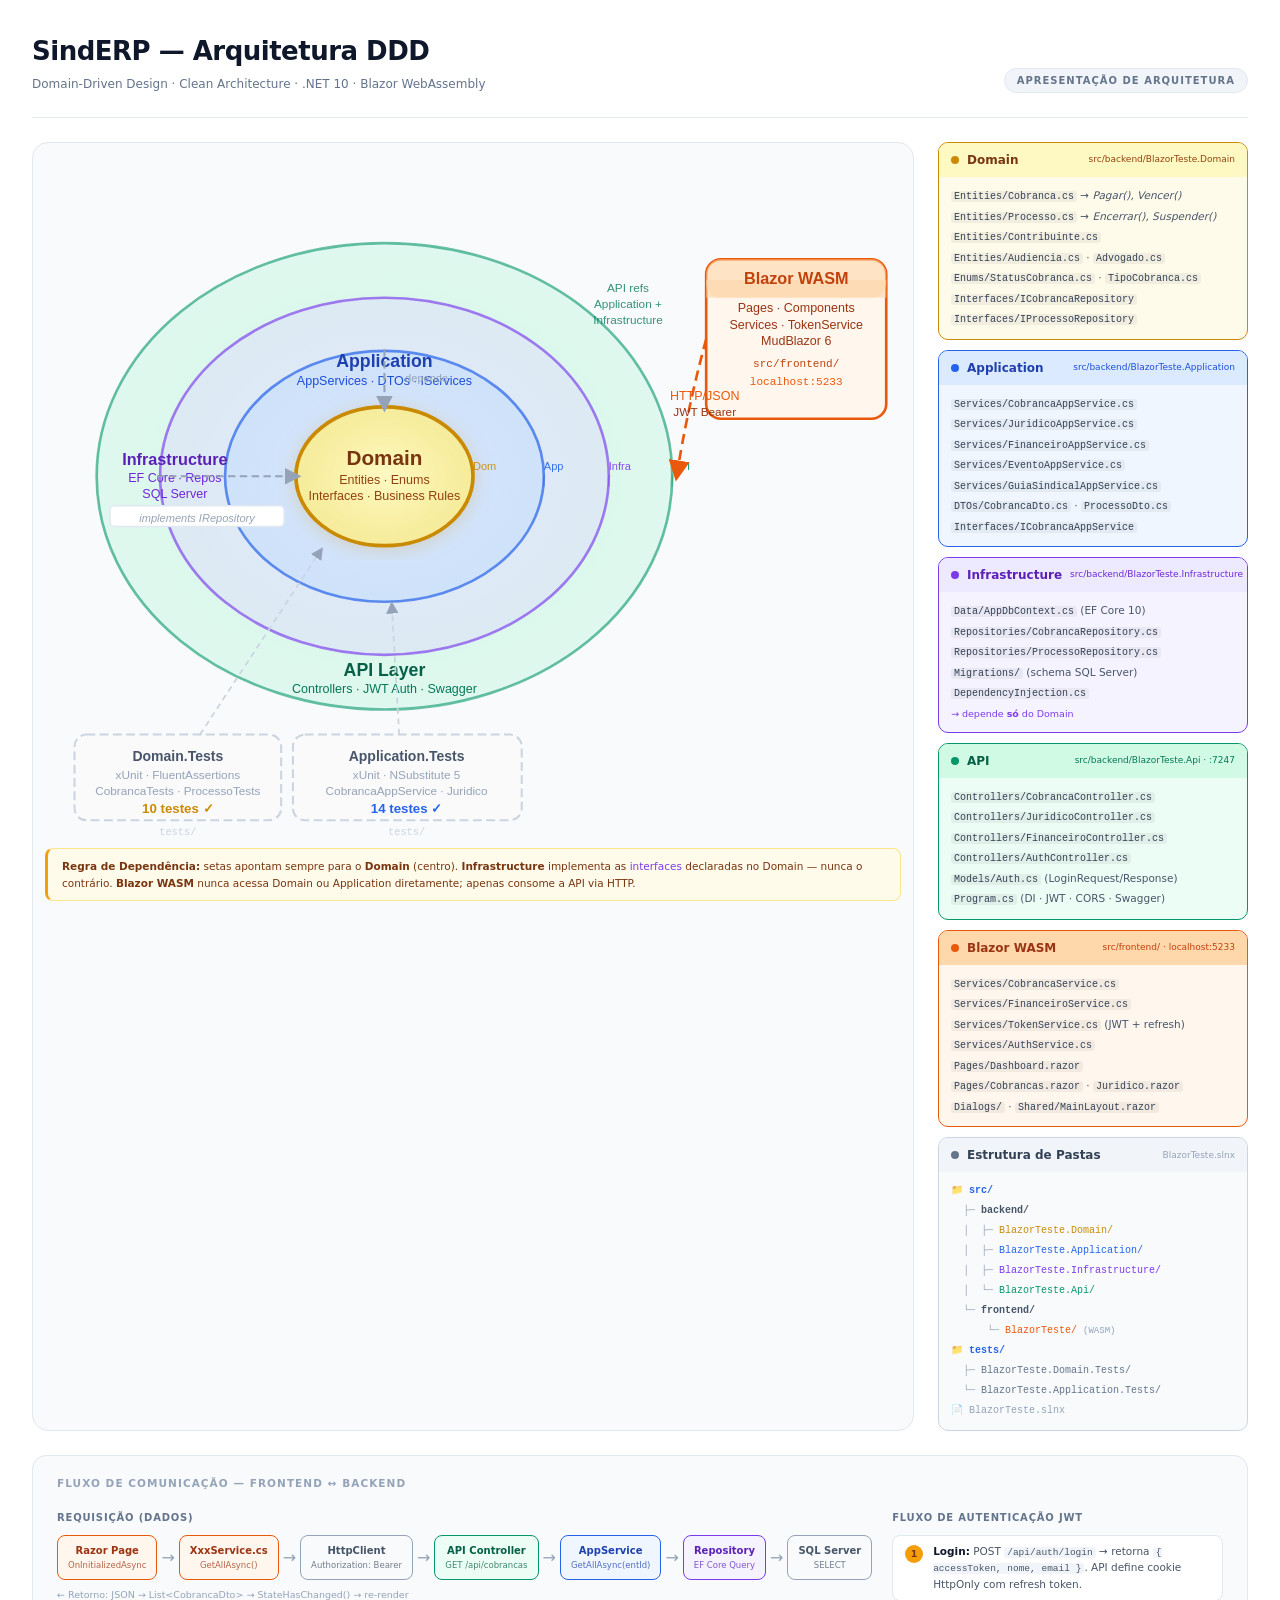
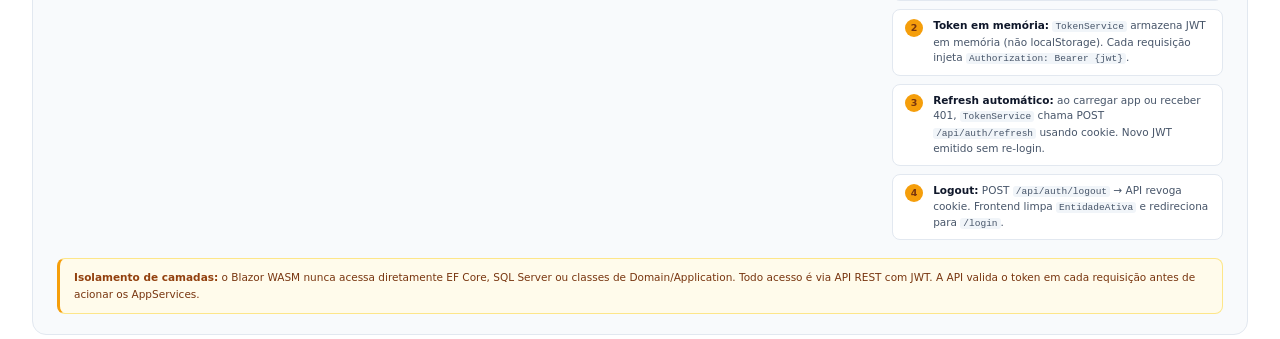
<file: src/frontend/BlazorTeste/wwwroot/arquitetura-ddd.html>
<!DOCTYPE html>
<html lang="pt-BR">
<head>
<meta charset="UTF-8">
<meta name="viewport" content="width=device-width, initial-scale=1.0">
<title>Arquitetura DDD — SindERP</title>
<style>
* { box-sizing: border-box; margin: 0; padding: 0; }

body {
  font-family: 'Segoe UI', system-ui, -apple-system, sans-serif;
  background: #FFFFFF;
  color: #1E293B;
  padding: 32px 32px 40px;
  font-size: 13px;
  line-height: 1.5;
}

/* ── Header ── */
.header { margin-bottom: 24px; display: flex; align-items: flex-end; justify-content: space-between; }
.header h1 { font-size: 26px; font-weight: 800; color: #0F172A; letter-spacing: -0.5px; }
.header .badge {
  font-size: 10px; font-weight: 700; letter-spacing: 0.1em; text-transform: uppercase;
  color: #64748B; background: #F1F5F9; border: 1px solid #E2E8F0;
  border-radius: 20px; padding: 4px 12px;
}
hr { border: none; border-top: 1px solid #E2E8F0; margin-bottom: 24px; }

/* ── Layout ── */
.grid-main {
  display: grid;
  grid-template-columns: 1fr 310px;
  gap: 24px;
  margin-bottom: 24px;
}

/* ── Onion wrapper ── */
.onion-wrap {
  background: #F8FAFC;
  border: 1px solid #E2E8F0;
  border-radius: 16px;
  padding: 16px 12px 12px;
}
.onion-wrap svg { width: 100%; height: auto; display: block; }

/* ── Right panel ── */
.right-panel { display: flex; flex-direction: column; gap: 10px; }

.layer-card { border-radius: 10px; border: 1.5px solid; overflow: hidden; }
.layer-header {
  padding: 8px 12px;
  display: flex; align-items: center; gap: 8px;
  font-size: 12px; font-weight: 700;
}
.layer-dot { width: 8px; height: 8px; border-radius: 50%; flex-shrink: 0; }
.layer-body { padding: 9px 12px; font-size: 10.5px; line-height: 1.85; color: #475569; }
.layer-body code {
  font-family: 'Cascadia Code','Consolas',monospace;
  font-size: 10px; background: rgba(0,0,0,0.05);
  padding: 0 3px; border-radius: 3px; color: #334155;
}

/* ── Communication flow ── */
.flow-section {
  background: #F8FAFC;
  border: 1px solid #E2E8F0;
  border-radius: 14px;
  padding: 20px 24px;
}
.flow-section h3 {
  font-size: 10.5px; font-weight: 700; text-transform: uppercase;
  letter-spacing: 0.1em; color: #94A3B8; margin-bottom: 18px;
}

.flow-grid { display: grid; grid-template-columns: 1fr 1fr; gap: 20px; }

.flow-label { font-size: 10px; font-weight: 700; color: #64748B; text-transform: uppercase; letter-spacing: 0.08em; margin-bottom: 10px; }

.flow-chain {
  display: flex; align-items: center; gap: 0; flex-wrap: nowrap; overflow-x: auto;
}
.fn { border-radius: 8px; border: 1.5px solid; padding: 7px 10px; font-size: 10px; font-weight: 600; white-space: nowrap; text-align: center; min-width: 80px; }
.fn sub { display: block; font-size: 8.5px; font-weight: 400; margin-top: 1px; opacity: 0.75; }
.fa { color: #94A3B8; font-size: 16px; padding: 0 4px; flex-shrink: 0; }

/* Auth flow */
.auth-steps { display: flex; flex-direction: column; gap: 8px; }
.auth-step {
  display: flex; align-items: flex-start; gap: 10px;
  background: #FFFFFF; border: 1px solid #E2E8F0; border-radius: 8px;
  padding: 8px 12px; font-size: 10.5px;
}
.auth-step-num {
  width: 18px; height: 18px; border-radius: 50%;
  background: #F59E0B; color: #78350F;
  font-size: 9.5px; font-weight: 800; display: flex; align-items: center; justify-content: center;
  flex-shrink: 0; margin-top: 1px;
}
.auth-step-text { color: #475569; line-height: 1.5; }
.auth-step-text strong { color: #0F172A; }
.auth-step-text code { font-family: 'Cascadia Code','Consolas',monospace; font-size: 9.5px; background: #F1F5F9; padding: 0 3px; border-radius: 3px; }

/* Rule note */
.rule-note {
  margin-top: 18px; padding: 10px 14px;
  background: #FFFBEB; border: 1px solid #FDE68A; border-left: 3px solid #F59E0B;
  border-radius: 8px; font-size: 10.5px; color: #78350F; line-height: 1.6;
}
.rule-note strong { color: #92400E; }
</style>
</head>
<body>

<div class="header">
  <div>
    <h1>SindERP — Arquitetura DDD</h1>
    <p style="color:#64748B;font-size:12px;margin-top:4px;">Domain-Driven Design · Clean Architecture · .NET 10 · Blazor WebAssembly</p>
  </div>
  <span class="badge">Apresentação de Arquitetura</span>
</div>
<hr>

<div class="grid-main">

  <!-- ════ ONION DIAGRAM ════ -->
  <div class="onion-wrap">
    <svg viewBox="0 0 580 460" xmlns="http://www.w3.org/2000/svg">
      <defs>
        <!-- Light fills for each ring -->
        <radialGradient id="gApi2" cx="50%" cy="50%" r="50%">
          <stop offset="0%"   stop-color="#D1FAE5" stop-opacity="0.7"/>
          <stop offset="100%" stop-color="#A7F3D0" stop-opacity="0.3"/>
        </radialGradient>
        <radialGradient id="gInf2" cx="50%" cy="50%" r="50%">
          <stop offset="0%"   stop-color="#EDE9FE" stop-opacity="0.8"/>
          <stop offset="100%" stop-color="#DDD6FE" stop-opacity="0.4"/>
        </radialGradient>
        <radialGradient id="gApp2" cx="50%" cy="50%" r="50%">
          <stop offset="0%"   stop-color="#DBEAFE" stop-opacity="0.9"/>
          <stop offset="100%" stop-color="#BFDBFE" stop-opacity="0.5"/>
        </radialGradient>
        <radialGradient id="gDom2" cx="50%" cy="50%" r="50%">
          <stop offset="0%"   stop-color="#FEF9C3" stop-opacity="1"/>
          <stop offset="100%" stop-color="#FEF08A" stop-opacity="0.8"/>
        </radialGradient>

        <!-- Arrow markers -->
        <marker id="a1" markerWidth="8" markerHeight="8" refX="6" refY="4" orient="auto">
          <path d="M0,0 L0,8 L8,4 z" fill="#94A3B8"/>
        </marker>
        <marker id="a2" markerWidth="8" markerHeight="8" refX="6" refY="4" orient="auto">
          <path d="M0,0 L0,8 L8,4 z" fill="#EA580C"/>
        </marker>
        <marker id="a3" markerWidth="7" markerHeight="7" refX="5" refY="3.5" orient="auto">
          <path d="M0,0 L0,7 L7,3.5 z" fill="#94A3B8"/>
        </marker>

        <!-- Drop shadow for domain -->
        <filter id="sh">
          <feDropShadow dx="0" dy="2" stdDeviation="6" flood-color="#CA8A04" flood-opacity="0.25"/>
        </filter>
      </defs>

      <!-- ══ BACKGROUND (light) ══ -->
      <rect x="0" y="0" width="580" height="460" fill="#F8FAFC" rx="12"/>

      <!-- ══ RINGS — center (230, 215) ══ -->
      <!-- API -->
      <ellipse cx="230" cy="215" rx="195" ry="158"
        fill="url(#gApi2)" stroke="#059669" stroke-width="1.8" stroke-opacity="0.6"/>
      <!-- Infra -->
      <ellipse cx="230" cy="215" rx="152" ry="121"
        fill="url(#gInf2)" stroke="#7C3AED" stroke-width="1.8" stroke-opacity="0.65"/>
      <!-- Application -->
      <ellipse cx="230" cy="215" rx="108" ry="85"
        fill="url(#gApp2)" stroke="#2563EB" stroke-width="1.8" stroke-opacity="0.7"/>
      <!-- Domain -->
      <ellipse cx="230" cy="215" rx="60" ry="47"
        fill="url(#gDom2)" stroke="#CA8A04" stroke-width="2.5" filter="url(#sh)"/>

      <!-- ══ LABELS ══ -->

      <!-- Domain -->
      <text x="230" y="207" text-anchor="middle"
        font-family="Segoe UI,sans-serif" font-size="14" font-weight="800" fill="#78350F">Domain</text>
      <text x="230" y="220" text-anchor="middle"
        font-family="Segoe UI,sans-serif" font-size="8.5" fill="#92400E">Entities · Enums</text>
      <text x="230" y="231" text-anchor="middle"
        font-family="Segoe UI,sans-serif" font-size="8.5" fill="#92400E">Interfaces · Business Rules</text>

      <!-- Application — TOP donut -->
      <!-- App top: 215-85=130. Domain top: 215-47=168. Mid ≈ 143 -->
      <text x="230" y="141" text-anchor="middle"
        font-family="Segoe UI,sans-serif" font-size="12" font-weight="700" fill="#1E40AF">Application</text>
      <text x="230" y="153" text-anchor="middle"
        font-family="Segoe UI,sans-serif" font-size="8.5" fill="#1D4ED8">AppServices · DTOs · IServices</text>

      <!-- Infrastructure — LEFT donut -->
      <!-- Infra left: 230-152=78. App left: 230-108=122. Mid x ≈ 93, y=215 -->
      <text x="88" y="207" text-anchor="middle"
        font-family="Segoe UI,sans-serif" font-size="11" font-weight="700" fill="#5B21B6">Infrastructure</text>
      <text x="88" y="219" text-anchor="middle"
        font-family="Segoe UI,sans-serif" font-size="8.5" fill="#6D28D9">EF Core · Repos</text>
      <text x="88" y="230" text-anchor="middle"
        font-family="Segoe UI,sans-serif" font-size="8.5" fill="#6D28D9">SQL Server</text>

      <!-- API — BOTTOM donut -->
      <!-- API bottom: 215+158=373. Infra bottom: 215+121=336. Mid ≈ 352 -->
      <text x="230" y="350" text-anchor="middle"
        font-family="Segoe UI,sans-serif" font-size="12" font-weight="700" fill="#065F46">API Layer</text>
      <text x="230" y="362" text-anchor="middle"
        font-family="Segoe UI,sans-serif" font-size="8.5" fill="#047857">Controllers · JWT Auth · Swagger</text>

      <!-- ══ DEPENDENCY ARROWS (pointing INWARD) ══ -->
      <!-- App → Domain: downward at x=230 -->
      <line x1="230" y1="129" x2="230" y2="169"
        stroke="#94A3B8" stroke-width="1.4" stroke-dasharray="5,3" marker-end="url(#a1)"/>
      <text x="244" y="151"
        font-family="Segoe UI,sans-serif" font-size="7.5" fill="#94A3B8">depende</text>

      <!-- Infra → Domain: rightward at y=215 -->
      <line x1="76" y1="215" x2="171" y2="215"
        stroke="#94A3B8" stroke-width="1.4" stroke-dasharray="5,3" marker-end="url(#a1)"/>

      <!-- DIP badge -->
      <rect x="44" y="235" width="118" height="14" rx="3"
        fill="#FFFFFF" stroke="#E2E8F0" stroke-width="1"/>
      <text x="103" y="246" text-anchor="middle"
        font-family="Segoe UI,sans-serif" font-size="7.5" fill="#94A3B8" font-style="italic">implements IRepository</text>

      <!-- ══ RING SIZE RULERS ══ -->
      <!-- Small tick labels on the horizontal axis (right side) -->
      <text x="290" y="211" font-family="Segoe UI,sans-serif" font-size="7.5" fill="#CA8A04" opacity="0.9">Dom</text>
      <text x="338" y="211" font-family="Segoe UI,sans-serif" font-size="7.5" fill="#2563EB" opacity="0.9">App</text>
      <text x="382" y="211" font-family="Segoe UI,sans-serif" font-size="7.5" fill="#7C3AED" opacity="0.9">Infra</text>
      <text x="425" y="211" font-family="Segoe UI,sans-serif" font-size="7.5" fill="#059669" opacity="0.9">API</text>
      <!-- tick lines -->
      <line x1="290" y1="214" x2="290" y2="222" stroke="#CA8A04" stroke-width="0.8" opacity="0.5"/>
      <line x1="338" y1="214" x2="338" y2="222" stroke="#2563EB" stroke-width="0.8" opacity="0.5"/>
      <line x1="382" y1="214" x2="382" y2="222" stroke="#7C3AED" stroke-width="0.8" opacity="0.5"/>
      <line x1="425" y1="214" x2="425" y2="222" stroke="#059669" stroke-width="0.8" opacity="0.5"/>

      <!-- ══ BLAZOR WASM BOX ══ -->
      <!-- Box: x=446, y=65, w=120, h=108 -->
      <rect x="448" y="68" width="122" height="108" rx="10"
        fill="#FFF7ED" stroke="#EA580C" stroke-width="1.8"/>
      <!-- Header stripe -->
      <rect x="448" y="68" width="122" height="26" rx="10" fill="#FED7AA" fill-opacity="0.6"/>
      <rect x="448" y="82" width="122" height="12" fill="#FED7AA" fill-opacity="0.6"/>

      <text x="509" y="85" text-anchor="middle"
        font-family="Segoe UI,sans-serif" font-size="11" font-weight="800" fill="#C2410C">Blazor WASM</text>
      <text x="509" y="104" text-anchor="middle"
        font-family="Segoe UI,sans-serif" font-size="8.5" fill="#9A3412">Pages · Components</text>
      <text x="509" y="115" text-anchor="middle"
        font-family="Segoe UI,sans-serif" font-size="8.5" fill="#9A3412">Services · TokenService</text>
      <text x="509" y="126" text-anchor="middle"
        font-family="Segoe UI,sans-serif" font-size="8.5" fill="#9A3412">MudBlazor 6</text>
      <text x="509" y="141" text-anchor="middle"
        font-family="Cascadia Code,Consolas,monospace" font-size="7.5" fill="#C2410C">src/frontend/</text>
      <text x="509" y="153" text-anchor="middle"
        font-family="Cascadia Code,Consolas,monospace" font-size="7.5" fill="#EA580C">localhost:5233</text>

      <!-- HTTP Arrow: Blazor left edge → API ring right edge -->
      <!-- Blazor left: x=448, y=122. API right: x=425, y=215 -->
      <path d="M 448 122 Q 435 170 428 215"
        fill="none" stroke="#EA580C" stroke-width="1.8" stroke-dasharray="7,4" marker-end="url(#a2)"/>
      <text x="447" y="163" text-anchor="middle"
        font-family="Segoe UI,sans-serif" font-size="8.5" fill="#EA580C">HTTP/JSON</text>
      <text x="447" y="174" text-anchor="middle"
        font-family="Segoe UI,sans-serif" font-size="8" fill="#9A3412">JWT Bearer</text>

      <!-- "API also refs" note -->
      <text x="395" y="90" text-anchor="middle"
        font-family="Segoe UI,sans-serif" font-size="8" fill="#047857" opacity="0.8">API refs</text>
      <text x="395" y="101" text-anchor="middle"
        font-family="Segoe UI,sans-serif" font-size="8" fill="#047857" opacity="0.8">Application +</text>
      <text x="395" y="112" text-anchor="middle"
        font-family="Segoe UI,sans-serif" font-size="8" fill="#047857" opacity="0.8">Infrastructure</text>

      <!-- ══ TEST BOXES ══ -->
      <!-- Domain.Tests -->
      <rect x="20" y="390" width="140" height="58" rx="8"
        fill="#FAFAFA" stroke="#CBD5E1" stroke-width="1.4" stroke-dasharray="6,3"/>
      <text x="90" y="408" text-anchor="middle"
        font-family="Segoe UI,sans-serif" font-size="9.5" font-weight="700" fill="#475569">Domain.Tests</text>
      <text x="90" y="420" text-anchor="middle"
        font-family="Segoe UI,sans-serif" font-size="8" fill="#94A3B8">xUnit · FluentAssertions</text>
      <text x="90" y="431" text-anchor="middle"
        font-family="Segoe UI,sans-serif" font-size="8" fill="#94A3B8">CobrancaTests · ProcessoTests</text>
      <text x="90" y="443" text-anchor="middle"
        font-family="Segoe UI,sans-serif" font-size="9" font-weight="700" fill="#CA8A04">10 testes ✓</text>

      <!-- Application.Tests -->
      <rect x="168" y="390" width="155" height="58" rx="8"
        fill="#FAFAFA" stroke="#CBD5E1" stroke-width="1.4" stroke-dasharray="6,3"/>
      <text x="245" y="408" text-anchor="middle"
        font-family="Segoe UI,sans-serif" font-size="9.5" font-weight="700" fill="#475569">Application.Tests</text>
      <text x="245" y="420" text-anchor="middle"
        font-family="Segoe UI,sans-serif" font-size="8" fill="#94A3B8">xUnit · NSubstitute 5</text>
      <text x="245" y="431" text-anchor="middle"
        font-family="Segoe UI,sans-serif" font-size="8" fill="#94A3B8">CobrancaAppService · Juridico</text>
      <text x="245" y="443" text-anchor="middle"
        font-family="Segoe UI,sans-serif" font-size="9" font-weight="700" fill="#2563EB">14 testes ✓</text>

      <!-- Test → layer arrows -->
      <line x1="105" y1="390" x2="187" y2="265"
        stroke="#CBD5E1" stroke-width="1.2" stroke-dasharray="4,3" marker-end="url(#a3)"/>
      <line x1="240" y1="390" x2="235" y2="302"
        stroke="#CBD5E1" stroke-width="1.2" stroke-dasharray="4,3" marker-end="url(#a3)"/>

      <!-- tests/ labels -->
      <text x="90"  y="458" text-anchor="middle" font-family="Cascadia Code,Consolas,monospace" font-size="7" fill="#CBD5E1">tests/</text>
      <text x="245" y="458" text-anchor="middle" font-family="Cascadia Code,Consolas,monospace" font-size="7" fill="#CBD5E1">tests/</text>

    </svg>

    <!-- Rule note inside onion wrap -->
    <div style="margin-top:10px;background:#FFFBEB;border:1px solid #FDE68A;border-left:3px solid #F59E0B;border-radius:8px;padding:9px 14px;font-size:10.5px;color:#78350F;line-height:1.6;">
      <strong>Regra de Dependência:</strong> setas apontam sempre para o <strong>Domain</strong> (centro).
      <strong>Infrastructure</strong> implementa as <em style="font-style:normal;color:#7C3AED;">interfaces</em> declaradas no Domain — nunca o contrário. <strong>Blazor WASM</strong> nunca acessa Domain ou Application diretamente; apenas consome a API via HTTP.
    </div>
  </div>

  <!-- ════ RIGHT PANEL ════ -->
  <div class="right-panel">

    <!-- Domain -->
    <div class="layer-card" style="border-color:#CA8A04;background:#FFFBEB;">
      <div class="layer-header" style="background:#FEF9C3;">
        <div class="layer-dot" style="background:#CA8A04;"></div>
        <span style="color:#78350F;">Domain</span>
        <span style="margin-left:auto;font-size:9px;color:#92400E;font-weight:400;">src/backend/BlazorTeste.Domain</span>
      </div>
      <div class="layer-body">
        <code>Entities/Cobranca.cs</code> → <em>Pagar(), Vencer()</em><br>
        <code>Entities/Processo.cs</code> → <em>Encerrar(), Suspender()</em><br>
        <code>Entities/Contribuinte.cs</code><br>
        <code>Entities/Audiencia.cs</code> · <code>Advogado.cs</code><br>
        <code>Enums/StatusCobranca.cs</code> · <code>TipoCobranca.cs</code><br>
        <code>Interfaces/ICobrancaRepository</code><br>
        <code>Interfaces/IProcessoRepository</code>
      </div>
    </div>

    <!-- Application -->
    <div class="layer-card" style="border-color:#2563EB;background:#EFF6FF;">
      <div class="layer-header" style="background:#DBEAFE;">
        <div class="layer-dot" style="background:#2563EB;"></div>
        <span style="color:#1E40AF;">Application</span>
        <span style="margin-left:auto;font-size:9px;color:#1D4ED8;font-weight:400;">src/backend/BlazorTeste.Application</span>
      </div>
      <div class="layer-body">
        <code>Services/CobrancaAppService.cs</code><br>
        <code>Services/JuridicoAppService.cs</code><br>
        <code>Services/FinanceiroAppService.cs</code><br>
        <code>Services/EventoAppService.cs</code><br>
        <code>Services/GuiaSindicalAppService.cs</code><br>
        <code>DTOs/CobrancaDto.cs</code> · <code>ProcessoDto.cs</code><br>
        <code>Interfaces/ICobrancaAppService</code>
      </div>
    </div>

    <!-- Infrastructure -->
    <div class="layer-card" style="border-color:#7C3AED;background:#F5F3FF;">
      <div class="layer-header" style="background:#EDE9FE;">
        <div class="layer-dot" style="background:#7C3AED;"></div>
        <span style="color:#5B21B6;">Infrastructure</span>
        <span style="margin-left:auto;font-size:9px;color:#6D28D9;font-weight:400;">src/backend/BlazorTeste.Infrastructure</span>
      </div>
      <div class="layer-body">
        <code>Data/AppDbContext.cs</code> (EF Core 10)<br>
        <code>Repositories/CobrancaRepository.cs</code><br>
        <code>Repositories/ProcessoRepository.cs</code><br>
        <code>Migrations/</code> (schema SQL Server)<br>
        <code>DependencyInjection.cs</code><br>
        <span style="color:#7C3AED;font-size:9.5px;">→ depende <strong>só</strong> do Domain</span>
      </div>
    </div>

    <!-- API -->
    <div class="layer-card" style="border-color:#059669;background:#ECFDF5;">
      <div class="layer-header" style="background:#D1FAE5;">
        <div class="layer-dot" style="background:#059669;"></div>
        <span style="color:#065F46;">API</span>
        <span style="margin-left:auto;font-size:9px;color:#047857;font-weight:400;">src/backend/BlazorTeste.Api · :7247</span>
      </div>
      <div class="layer-body">
        <code>Controllers/CobrancaController.cs</code><br>
        <code>Controllers/JuridicoController.cs</code><br>
        <code>Controllers/FinanceiroController.cs</code><br>
        <code>Controllers/AuthController.cs</code><br>
        <code>Models/Auth.cs</code> (LoginRequest/Response)<br>
        <code>Program.cs</code> (DI · JWT · CORS · Swagger)
      </div>
    </div>

    <!-- Frontend -->
    <div class="layer-card" style="border-color:#EA580C;background:#FFF7ED;">
      <div class="layer-header" style="background:#FED7AA;">
        <div class="layer-dot" style="background:#EA580C;"></div>
        <span style="color:#9A3412;">Blazor WASM</span>
        <span style="margin-left:auto;font-size:9px;color:#C2410C;font-weight:400;">src/frontend/ · localhost:5233</span>
      </div>
      <div class="layer-body">
        <code>Services/CobrancaService.cs</code><br>
        <code>Services/FinanceiroService.cs</code><br>
        <code>Services/TokenService.cs</code> (JWT + refresh)<br>
        <code>Services/AuthService.cs</code><br>
        <code>Pages/Dashboard.razor</code><br>
        <code>Pages/Cobrancas.razor</code> · <code>Juridico.razor</code><br>
        <code>Dialogs/</code> · <code>Shared/MainLayout.razor</code>
      </div>
    </div>

    <!-- Folder Structure -->
    <div class="layer-card" style="border-color:#CBD5E1;background:#F8FAFC;">
      <div class="layer-header" style="background:#F1F5F9;">
        <div class="layer-dot" style="background:#64748B;"></div>
        <span style="color:#334155;">Estrutura de Pastas</span>
        <span style="margin-left:auto;font-size:9px;color:#94A3B8;font-weight:400;">BlazorTeste.slnx</span>
      </div>
      <div class="layer-body" style="font-family:'Cascadia Code','Consolas',monospace;font-size:10px;line-height:2;color:#334155;">
        <span style="color:#94A3B8;">📁 </span><span style="color:#2563EB;font-weight:700;">src/</span><br>
        <span style="color:#94A3B8;">&nbsp;&nbsp;├─ </span><span style="color:#475569;font-weight:600;">backend/</span><br>
        <span style="color:#94A3B8;">&nbsp;&nbsp;│&nbsp;&nbsp;├─ </span><span style="color:#CA8A04;">BlazorTeste.Domain/</span><br>
        <span style="color:#94A3B8;">&nbsp;&nbsp;│&nbsp;&nbsp;├─ </span><span style="color:#2563EB;">BlazorTeste.Application/</span><br>
        <span style="color:#94A3B8;">&nbsp;&nbsp;│&nbsp;&nbsp;├─ </span><span style="color:#7C3AED;">BlazorTeste.Infrastructure/</span><br>
        <span style="color:#94A3B8;">&nbsp;&nbsp;│&nbsp;&nbsp;└─ </span><span style="color:#059669;">BlazorTeste.Api/</span><br>
        <span style="color:#94A3B8;">&nbsp;&nbsp;└─ </span><span style="color:#475569;font-weight:600;">frontend/</span><br>
        <span style="color:#94A3B8;">&nbsp;&nbsp;&nbsp;&nbsp;&nbsp;&nbsp;└─ </span><span style="color:#EA580C;">BlazorTeste/</span> <span style="color:#94A3B8;font-size:9px;">(WASM)</span><br>
        <span style="color:#94A3B8;">📁 </span><span style="color:#2563EB;font-weight:700;">tests/</span><br>
        <span style="color:#94A3B8;">&nbsp;&nbsp;├─ </span><span style="color:#64748B;">BlazorTeste.Domain.Tests/</span><br>
        <span style="color:#94A3B8;">&nbsp;&nbsp;└─ </span><span style="color:#64748B;">BlazorTeste.Application.Tests/</span><br>
        <span style="color:#94A3B8;">📄 </span><span style="color:#94A3B8;">BlazorTeste.slnx</span>
      </div>
    </div>

  </div>
</div>

<!-- ════ COMMUNICATION FLOW ════ -->
<div class="flow-section">
  <h3>Fluxo de Comunicação — Frontend ↔ Backend</h3>

  <div class="flow-grid">

    <!-- Request flow -->
    <div>
      <div class="flow-label">Requisição (dados)</div>
      <div class="flow-chain">
        <div class="fn" style="border-color:#EA580C;background:#FFF7ED;color:#9A3412;">
          Razor Page<br><sub>OnInitializedAsync</sub>
        </div>
        <span class="fa">→</span>
        <div class="fn" style="border-color:#EA580C;background:#FFF7ED;color:#9A3412;">
          XxxService.cs<br><sub>GetAllAsync()</sub>
        </div>
        <span class="fa">→</span>
        <div class="fn" style="border-color:#94A3B8;background:#F8FAFC;color:#475569;">
          HttpClient<br><sub>Authorization: Bearer</sub>
        </div>
        <span class="fa">→</span>
        <div class="fn" style="border-color:#059669;background:#ECFDF5;color:#065F46;">
          API Controller<br><sub>GET /api/cobrancas</sub>
        </div>
        <span class="fa">→</span>
        <div class="fn" style="border-color:#2563EB;background:#EFF6FF;color:#1E40AF;">
          AppService<br><sub>GetAllAsync(entId)</sub>
        </div>
        <span class="fa">→</span>
        <div class="fn" style="border-color:#7C3AED;background:#F5F3FF;color:#5B21B6;">
          Repository<br><sub>EF Core Query</sub>
        </div>
        <span class="fa">→</span>
        <div class="fn" style="border-color:#94A3B8;background:#F8FAFC;color:#475569;">
          SQL Server<br><sub>SELECT</sub>
        </div>
      </div>
      <div style="margin-top:8px;font-size:9.5px;color:#94A3B8;">
        ← Retorno: JSON → List&lt;CobrancaDto&gt; → StateHasChanged() → re-render
      </div>
    </div>

    <!-- Auth flow -->
    <div>
      <div class="flow-label">Fluxo de Autenticação JWT</div>
      <div class="auth-steps">
        <div class="auth-step">
          <div class="auth-step-num">1</div>
          <div class="auth-step-text"><strong>Login:</strong> POST <code>/api/auth/login</code> → retorna <code>{ accessToken, nome, email }</code>. API define cookie HttpOnly com refresh token.</div>
        </div>
        <div class="auth-step">
          <div class="auth-step-num">2</div>
          <div class="auth-step-text"><strong>Token em memória:</strong> <code>TokenService</code> armazena JWT em memória (não localStorage). Cada requisição injeta <code>Authorization: Bearer {jwt}</code>.</div>
        </div>
        <div class="auth-step">
          <div class="auth-step-num">3</div>
          <div class="auth-step-text"><strong>Refresh automático:</strong> ao carregar app ou receber 401, <code>TokenService</code> chama POST <code>/api/auth/refresh</code> usando cookie. Novo JWT emitido sem re-login.</div>
        </div>
        <div class="auth-step">
          <div class="auth-step-num">4</div>
          <div class="auth-step-text"><strong>Logout:</strong> POST <code>/api/auth/logout</code> → API revoga cookie. Frontend limpa <code>EntidadeAtiva</code> e redireciona para <code>/login</code>.</div>
        </div>
      </div>
    </div>

  </div>

  <div class="rule-note" style="margin-top:18px;">
    <strong>Isolamento de camadas:</strong> o Blazor WASM nunca acessa diretamente EF Core, SQL Server ou classes de Domain/Application. Todo acesso é via API REST com JWT. A API valida o token em cada requisição antes de acionar os AppServices.
  </div>
</div>

</body>
</html>
</file>
